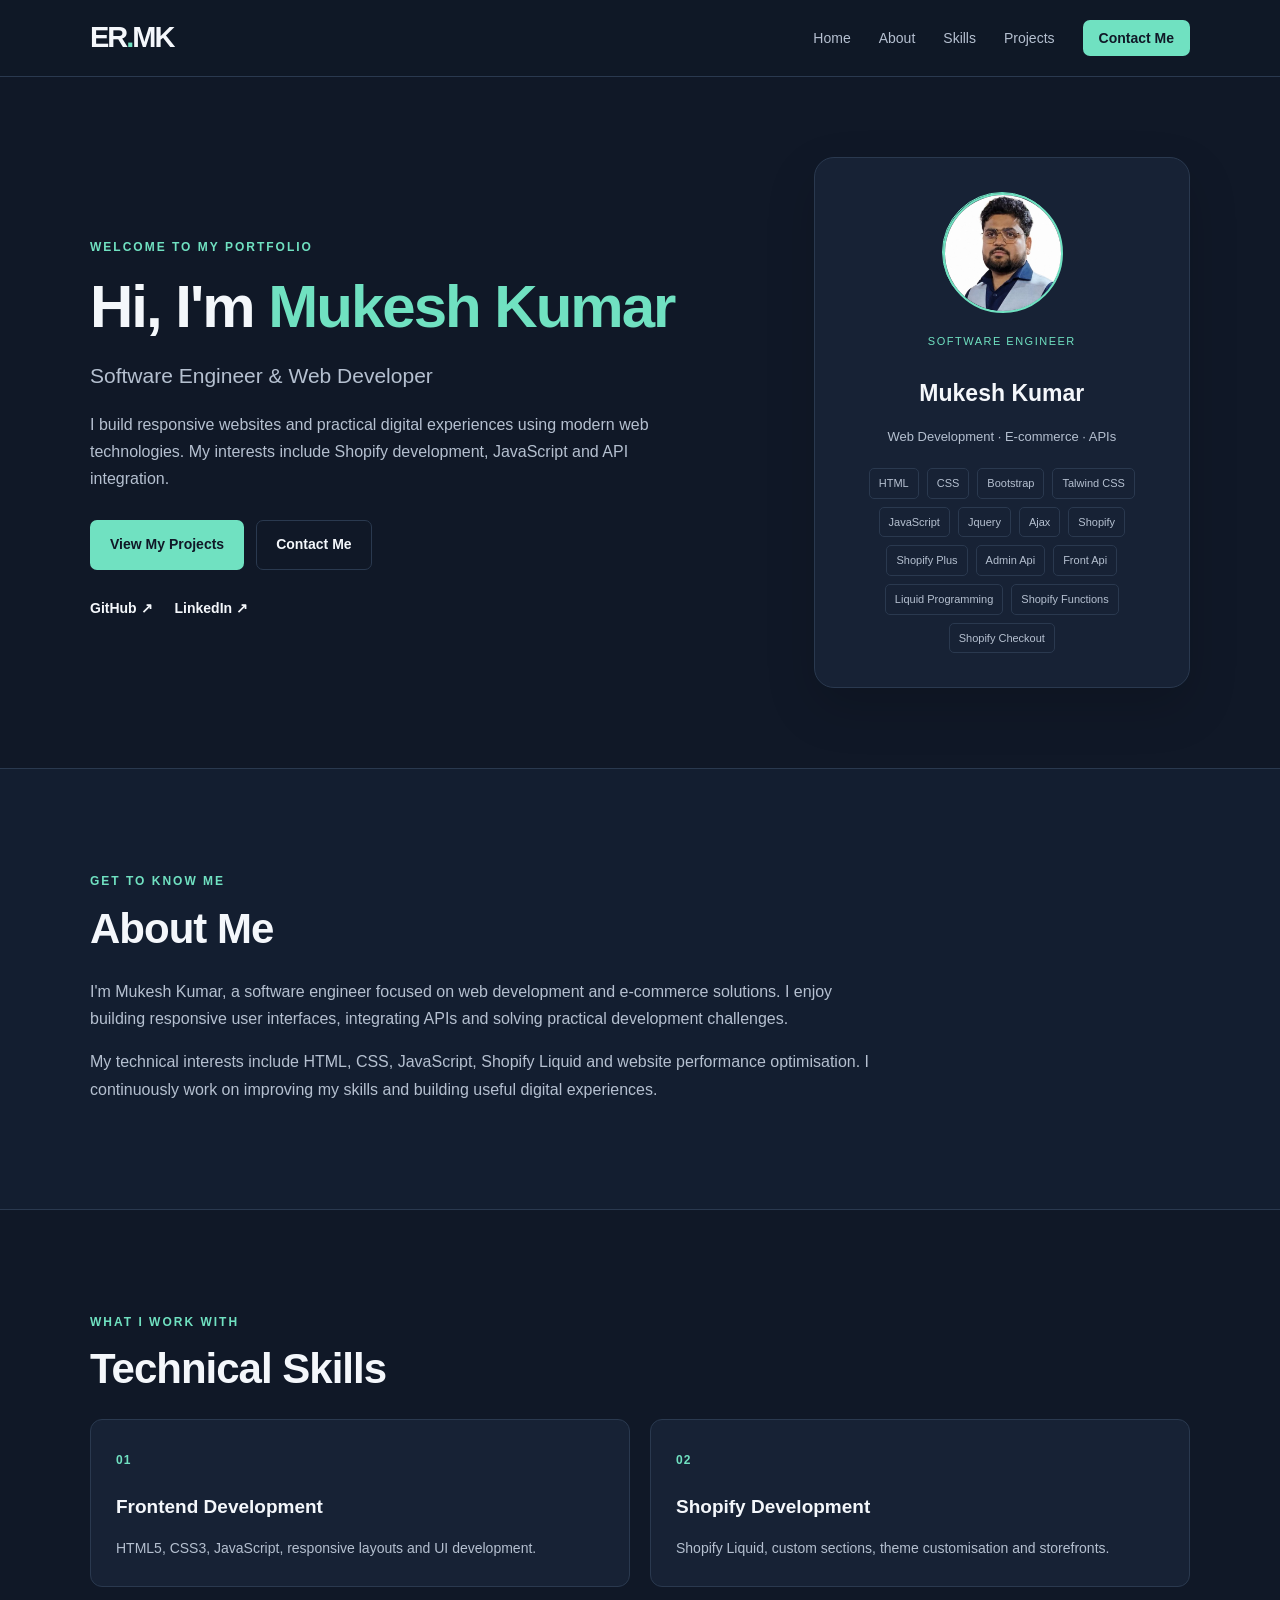
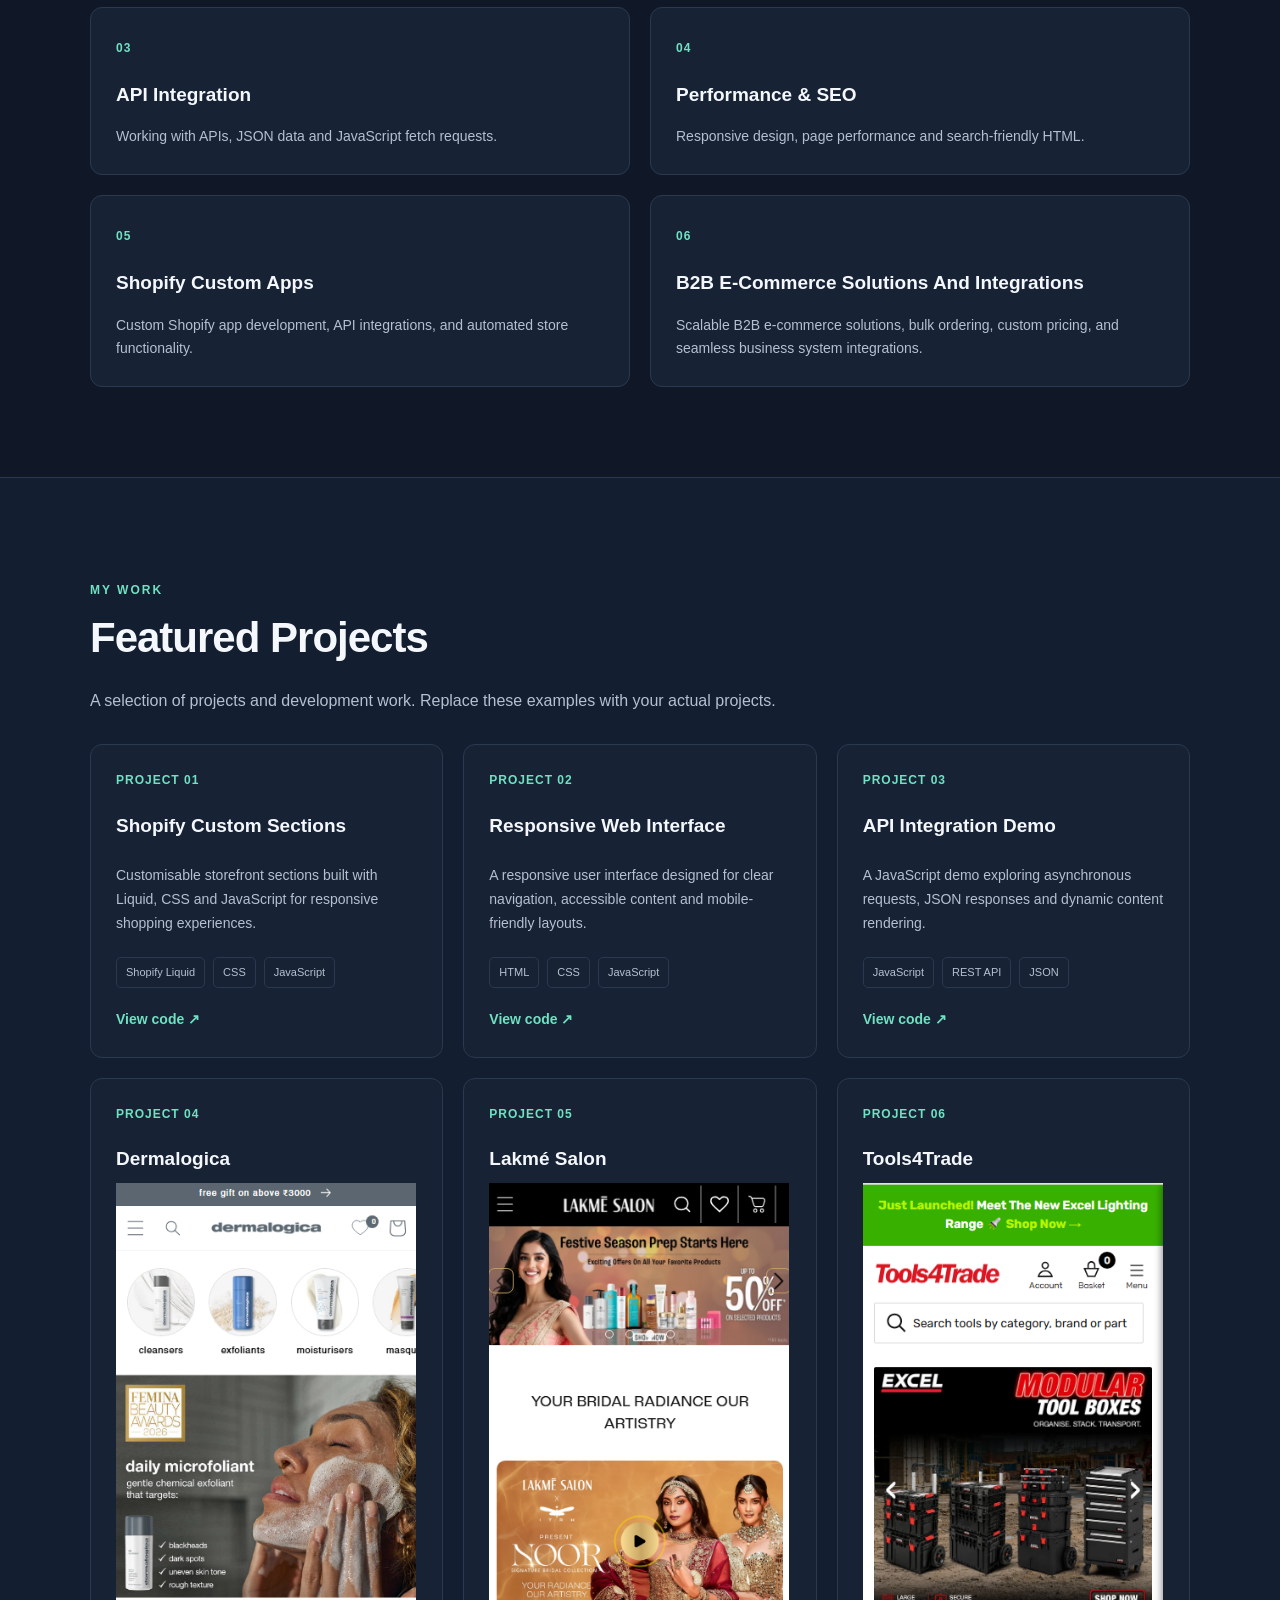
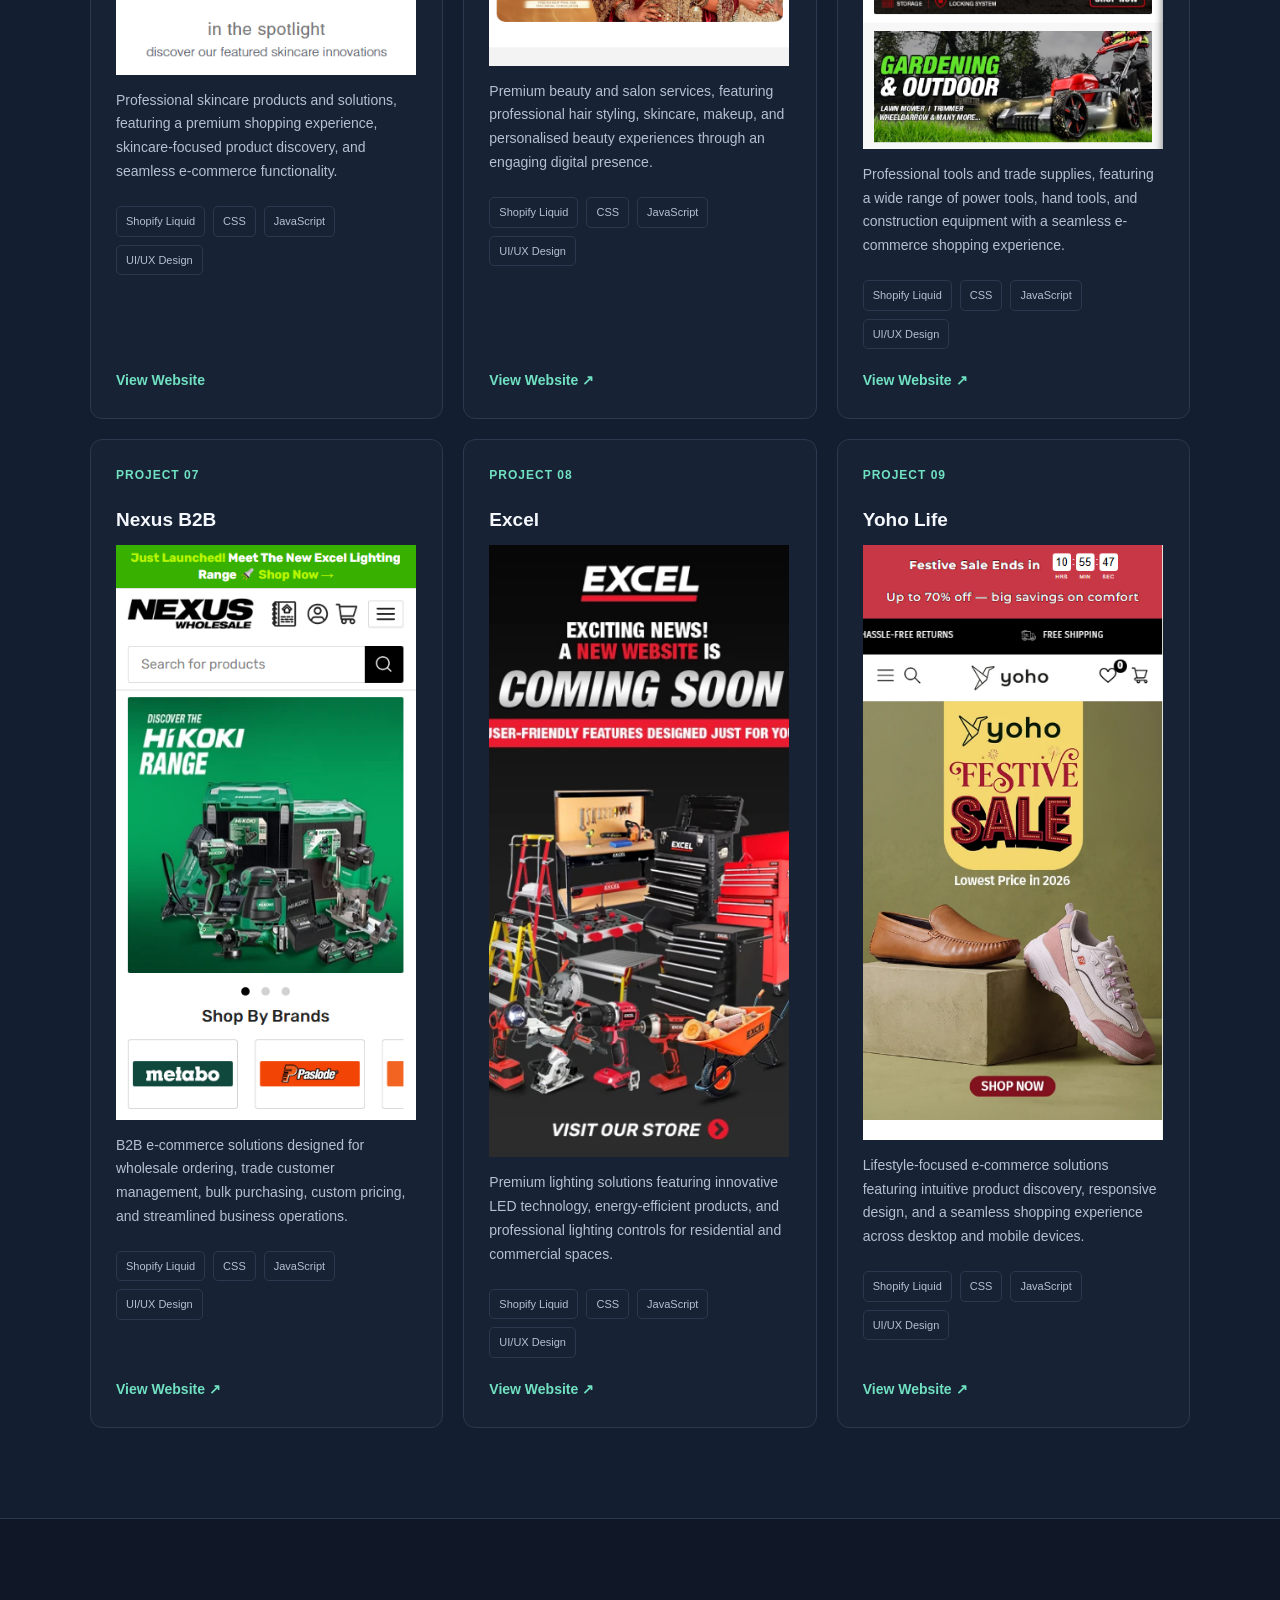
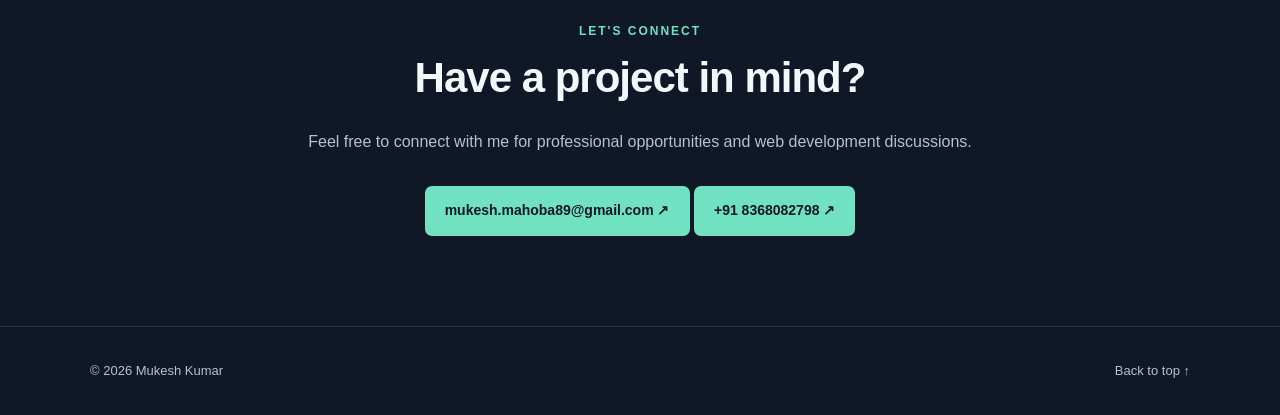
<file: index.html>
<!DOCTYPE html>
<html lang="en">
<head>
  <meta charset="UTF-8">
  <meta name="viewport" content="width=device-width, initial-scale=1.0">

  <title>Mukesh Kumar | Software Engineer</title>
  <meta name="description" content="Mukesh Kumar's professional portfolio showcasing software development, Shopify development, JavaScript, responsive websites and API integration.">
  <meta name="author" content="Mukesh Kumar">
  <meta name="theme-color" content="#101827">

  <meta property="og:title" content="Mukesh Kumar | Software Engineer">
  <meta property="og:description" content="Explore my software engineering and web development portfolio.">
  <meta property="og:type" content="website">
  <meta property="og:image" content="https://developer-mukesh-kumar.github.io/mukesh-portfolio/profile.jpg">
  <script type="application/ld+json">
  {
    "@context": "https://schema.org",
    "@type": "Person",
    "name": "Mukesh Kumar",
    "jobTitle": "Software Engineer",
    "url": "https://developer-mukesh-kumar.github.io/mukesh-portfolio/",
    "image": "https://developer-mukesh-kumar.github.io/mukesh-portfolio/profile.jpg",
    "sameAs": [
      "https://www.linkedin.com/in/mukesh-kumar-88709719b?utm_source=share_via&utm_content=profile",
      "https://github.com/Developer-Mukesh-Kumar"
    ]
  }
  </script>
  <link rel="stylesheet" href="style.css">
  <script src="script.js" defer></script>
</head>

<body>
  <header class="header">
    <nav class="navbar container" aria-label="Main navigation">
      <a class="logo" href="#home">ER<span>.</span>MK</a>

      <button class="menu-toggle" id="menuToggle"
        aria-label="Open navigation menu"
        aria-expanded="false"
        aria-controls="navLinks">
        ☰
      </button>

      <ul class="nav-links" id="navLinks">
        <li><a href="#home">Home</a></li>
        <li><a href="#about">About</a></li>
        <li><a href="#skills">Skills</a></li>
        <li><a href="#projects">Projects</a></li>
        <li><a href="#contact" class="nav-cta">Contact Me</a></li>
      </ul>
    </nav>
  </header>

  <main>
    <section class="hero container" id="home">
      <div class="hero-content">
        <p class="eyebrow">WELCOME TO MY PORTFOLIO</p>

        <h1>Hi, I'm <span>Mukesh Kumar</span></h1>

        <h2>Software Engineer &amp; Web Developer</h2>

        <p class="hero-description">
          I build responsive websites and practical digital experiences
          using modern web technologies. My interests include Shopify
          development, JavaScript and API integration.
        </p>

        <div class="hero-buttons">
          <a class="button button-primary" href="#projects">
            View My Projects
          </a>
          <a class="button button-outline" href="#contact">
            Contact Me
          </a>
        </div>

        <div class="social-links">
          <a href="https://github.com/Developer-Mukesh-Kumar"
             target="_blank" rel="noopener noreferrer">
            GitHub ↗
          </a>
          <a href="https://www.linkedin.com/in/mukesh-kumar-88709719b?utm_source=share_via&utm_content=profile"
             target="_blank" rel="noopener noreferrer">
            LinkedIn ↗
          </a>
        </div>
      </div>

      <div class="hero-card">
        <div class="avatar">
          <img
            class="profile-photo"
            src="profile.jpg"
            alt="Mukesh Kumar - Software Engineer"
            width="120"
            height="120"
          >
        </div>
        <p class="availability">SOFTWARE ENGINEER</p>
        <h3>Mukesh Kumar</h3>
        <p>Web Development · E-commerce · APIs</p>
        <div class="hero-tags">
          <span>HTML</span>
          <span>CSS</span>
          <span>Bootstrap</span>
          <span>Talwind CSS</span>
          <span>JavaScript</span>
          <span>Jquery</span>
          <span>Ajax</span>
          <span>Shopify</span>
          <span>Shopify Plus</span>
          <span>Admin Api</span>
          <span>Front Api</span>
          <span>Liquid Programming</span>
          <span>Shopify Functions</span>
          <span>Shopify Checkout</span>
        </div>
      </div>
    </section>

    <section class="section section-alt" id="about">
      <div class="container">
        <p class="eyebrow">GET TO KNOW ME</p>
        <h2 class="section-title">About Me</h2>

        <div class="about-content">
          <p>
            I'm Mukesh Kumar, a software engineer focused on web
            development and e-commerce solutions. I enjoy building
            responsive user interfaces, integrating APIs and solving
            practical development challenges.
          </p>
          <p>
            My technical interests include HTML, CSS, JavaScript,
            Shopify Liquid and website performance optimisation.
            I continuously work on improving my skills and building
            useful digital experiences.
          </p>
        </div>
      </div>
    </section>

    <section class="section container" id="skills">
      <p class="eyebrow">WHAT I WORK WITH</p>
      <h2 class="section-title">Technical Skills</h2>

      <div class="skills-grid">
        <article class="skill-card">
          <span class="skill-icon">01</span>
          <h3>Frontend Development</h3>
          <p>HTML5, CSS3, JavaScript, responsive layouts and UI development.</p>
        </article>

        <article class="skill-card">
          <span class="skill-icon">02</span>
          <h3>Shopify Development</h3>
          <p>Shopify Liquid, custom sections, theme customisation and storefronts.</p>
        </article>

        <article class="skill-card">
          <span class="skill-icon">03</span>
          <h3>API Integration</h3>
          <p>Working with APIs, JSON data and JavaScript fetch requests.</p>
        </article>

        <article class="skill-card">
          <span class="skill-icon">04</span>
          <h3>Performance &amp; SEO</h3>
          <p>Responsive design, page performance and search-friendly HTML.</p>
        </article>

        <article class="skill-card">
        <span class="skill-icon">05</span>
        <h3>Shopify Custom Apps</h3>
        <p>Custom Shopify app development, API integrations, and automated store functionality.</p>
      </article>
      
      <article class="skill-card">
        <span class="skill-icon">06</span>
        <h3>B2B E-Commerce Solutions And Integrations</h3>
        <p>Scalable B2B e-commerce solutions, bulk ordering, custom pricing, and seamless business system integrations.</p>
      </article>
        
      </div>
    </section>

    <section class="section section-alt" id="projects">
      <div class="container">
        <p class="eyebrow">MY WORK</p>
        <h2 class="section-title">Featured Projects</h2>
        <p class="section-intro">
          A selection of projects and development work.
          Replace these examples with your actual projects.
        </p>

        <div class="projects-grid">
          <article class="project-card">
            <div class="project-number">PROJECT 01</div>
            <h3>Shopify Custom Sections</h3>
            <p>
              Customisable storefront sections built with Liquid,
              CSS and JavaScript for responsive shopping experiences.
            </p>
            <div class="project-tags">
              <span>Shopify Liquid</span>
              <span>CSS</span>
              <span>JavaScript</span>
            </div>
            <a href="https://github.com/Developer-Mukesh-Kumar?tab=repositories"
               target="_blank" rel="noopener noreferrer">
              View code ↗
            </a>
          </article>

          <article class="project-card">
            <div class="project-number">PROJECT 02</div>
            <h3>Responsive Web Interface</h3>
            <p>
              A responsive user interface designed for clear navigation,
              accessible content and mobile-friendly layouts.
            </p>
            <div class="project-tags">
              <span>HTML</span>
              <span>CSS</span>
              <span>JavaScript</span>
            </div>
            <a href="https://github.com/Developer-Mukesh-Kumar?tab=repositories"
               target="_blank" rel="noopener noreferrer">
              View code ↗
            </a>
          </article>

          <article class="project-card">
            <div class="project-number">PROJECT 03</div>
            <h3>API Integration Demo</h3>
            <p>
              A JavaScript demo exploring asynchronous requests,
              JSON responses and dynamic content rendering.
            </p>
            <div class="project-tags">
              <span>JavaScript</span>
              <span>REST API</span>
              <span>JSON</span>
            </div>
            <a href="https://github.com/Developer-Mukesh-Kumar?tab=repositories"
               target="_blank" rel="noopener noreferrer">
              View code ↗
            </a>
          </article>
          <article class="project-card">
            <div class="project-number">PROJECT 04</div>
            <h3>Dermalogica</h3>
            <img src="dermalogica.png" alt="Dermalogica Project Screenshot" width="300" height="auto">
            <p>
              Professional skincare products and solutions, featuring a premium shopping
              experience, skincare-focused product discovery, and seamless e-commerce functionality.
            </p>
            <div class="project-tags">
             <span>Shopify Liquid</span>
              <span>CSS</span>
              <span>JavaScript</span>
              <span>UI/UX Design</span>
              </div>
            <a href="https://www.dermalogica.in"
               target="_blank" rel="noopener noreferrer">
              View Website
            </a>
          </article>

          <article class="project-card">
            <div class="project-number">PROJECT 05</div>
            <h3>Lakmé Salon</h3>
            <img src="lakmesalon.png" alt="Lakmé Salon Project Screenshot" width="300" height="auto">    
            <p>
              Premium beauty and salon services, featuring professional hair styling,
              skincare, makeup, and personalised beauty experiences through an engaging digital presence.
            </p>
            <div class="project-tags">
             <span>Shopify Liquid</span>
              <span>CSS</span>
              <span>JavaScript</span>
              <span>UI/UX Design</span>
            </div>
            <a href="www.lakmesalon.in"
               target="_blank" rel="noopener noreferrer">
              View Website ↗
            </a>
          </article>

          <article class="project-card">
            <div class="project-number">PROJECT 06</div>
            <h3>Tools4Trade</h3>
            <img src="tools4trade.png" alt="Tools4Trade Project Screenshot" width="300" height="auto">   
              <p>
                Professional tools and trade supplies, featuring a wide range of power tools,
                hand tools, and construction equipment with a seamless e-commerce shopping experience.
              </p>
            <div class="project-tags">
              <span>Shopify Liquid</span>
              <span>CSS</span>
              <span>JavaScript</span>
              <span>UI/UX Design</span>            </div>
            <a href="www.tools4trade.co.uk"
               target="_blank" rel="noopener noreferrer">
              View Website ↗
            </a>
          </article>

          <article class="project-card">
            <div class="project-number">PROJECT 07</div>
            <h3>Nexus B2B</h3>
            <img src="nexusb2b.png" alt="Nexus B2B Project Screenshot" width="300" height="auto">
            <p>
              B2B e-commerce solutions designed for wholesale ordering, trade customer
              management, bulk purchasing, custom pricing, and streamlined business operations.
            </p>
            <div class="project-tags">
             <span>Shopify Liquid</span>
              <span>CSS</span>
              <span>JavaScript</span>
              <span>UI/UX Design</span>
            </div>
            <a href="https://www.nexuswholesale.uk/"
               target="_blank" rel="noopener noreferrer">
              View Website ↗
            </a>
          </article>

          <article class="project-card">
            <div class="project-number">PROJECT 08</div>
            <h3>Excel</h3>
            <img src="Excel.png" alt="Excel Project Screenshot" width="300" height="auto">
            <p>
              Premium lighting solutions featuring innovative LED technology, energy-efficient
              products, and professional lighting controls for residential and commercial spaces.
            </p>
            <div class="project-tags">
             <span>Shopify Liquid</span>
              <span>CSS</span>
              <span>JavaScript</span>
              <span>UI/UX Design</span>
            </div>
            <a href="https://exceltools.co.uk/"
               target="_blank" rel="noopener noreferrer">
              View Website ↗
            </a>
          </article>

          <article class="project-card">
            <div class="project-number">PROJECT 09</div>
            <h3>Yoho Life</h3>
            <img src="yoholife.png" alt="Yoho Life Project Screenshot" width="300" height="auto">
              <p>
                Lifestyle-focused e-commerce solutions featuring intuitive product discovery,
                responsive design, and a seamless shopping experience across desktop and mobile devices.
              </p>
            <div class="project-tags">
              <span>Shopify Liquid</span>
              <span>CSS</span>
              <span>JavaScript</span>
              <span>UI/UX Design</span>
            </div>
            <a href="https://yoholife.in/"
               target="_blank" rel="noopener noreferrer">
              View Website ↗
            </a>
          </article>
        </div>
      </div>
    </section>

    <section class="section contact-section" id="contact">
      <div class="container contact-content">
        <p class="eyebrow">LET'S CONNECT</p>
        <h2 class="section-title">Have a project in mind?</h2>
        <p>
          Feel free to connect with me for professional opportunities
          and web development discussions.
        </p>
        <!-- Replace this email with your real professional email. -->
        <a class="button button-primary"
           href="mailto:mukesh.mahoba89@gmail.com">
           mukesh.mahoba89@gmail.com ↗
        </a>
        <a class="button button-primary"
           href="+91 8368082798">
          +91 8368082798 ↗
        </a>
      </div>
    </section>
  </main>

  <footer class="footer">
    <div class="container footer-content">
      <p>© <span id="currentYear"></span> Mukesh Kumar</p>
      <a href="#home">Back to top ↑</a>
    </div>
  </footer>
</body>
</html>
</file>
<file: style.css>
:root {
  --bg: #101827;
  --surface: #172235;
  --text: #f4f7fb;
  --muted: #b5c0d0;
  --accent: #70e1c1;
  --border: #2a394f;
  --container: 1100px;
}

* {
  box-sizing: border-box;
}

html {
  scroll-behavior: smooth;
  scroll-padding-top: 85px;
}

body {
  margin: 0;
  font-family: Arial, Helvetica, sans-serif;
  background: var(--bg);
  color: var(--text);
  line-height: 1.7;
}

a {
  color: inherit;
  text-decoration: none;
}

button,
a {
  -webkit-tap-highlight-color: transparent;
}

a:focus-visible,
button:focus-visible {
  outline: 2px solid var(--accent);
  outline-offset: 4px;
}

.container {
  width: min(var(--container), calc(100% - 40px));
  margin-inline: auto;
}

.header {
  position: sticky;
  top: 0;
  z-index: 10;
  background: rgba(16, 24, 39, 0.96);
  border-bottom: 1px solid var(--border);
}

.navbar {
  min-height: 76px;
  display: flex;
  align-items: center;
  justify-content: space-between;
}

.logo {
  font-size: 29px;
  font-weight: 800;
  letter-spacing: -2px;
}

.logo span,
.hero h1 span {
  color: var(--accent);
}

.nav-links {
  display: flex;
  align-items: center;
  gap: 28px;
  list-style: none;
  padding: 0;
  margin: 0;
}

.nav-links a {
  color: var(--muted);
  font-size: 14px;
}

.nav-links a:hover,
.social-links a:hover {
  /* color: var(--accent); */
}

.nav-links .nav-cta {
  padding: 10px 16px;
  color: var(--bg);
  background: var(--accent);
  border-radius: 7px;
  font-weight: 700;
}

.menu-toggle {
  display: none;
  background: transparent;
  border: 1px solid var(--border);
  color: var(--text);
  border-radius: 7px;
  padding: 7px 11px;
  font-size: 23px;
  cursor: pointer;
}

.hero {
  min-height: 590px;
  display: grid;
  grid-template-columns: 1.4fr 0.8fr;
  align-items: center;
  gap: 65px;
  padding-block: 80px;
}

.eyebrow {
  color: var(--accent);
  font-size: 12px;
  font-weight: 700;
  letter-spacing: 2px;
}
.profile-photo {
  display: block;
  width: 120px;
  height: 120px;
  margin: 0 auto 20px;
  border-radius: 50%;
  object-fit: cover;
  object-position: center;
  border: 2px solid var(--accent);
}

.hero h1 {
  font-size: clamp(36px, 5vw, 60px);
  line-height: 1.12;
  letter-spacing: -2px;
  margin: 16px 0;
}

.hero h2 {
  font-size: 21px;
  color: var(--muted);
  font-weight: 500;
}

.hero-description,
.about-content p,
.project-card p,
.contact-content > p:not(.eyebrow) {
  color: var(--muted);
}

.hero-description {
  max-width: 580px;
}

.hero-buttons {
  display: flex;
  flex-wrap: wrap;
  gap: 12px;
  margin-top: 28px;
}

.button {
  display: inline-flex;
  align-items: center;
  justify-content: center;
  padding: 12px 19px;
  border: 1px solid transparent;
  border-radius: 7px;
  font-size: 14px;
  font-weight: 700;
  transition: transform 0.2s ease, background 0.2s ease;
}

.button:hover {
  transform: translateY(-2px);
}

.button-primary {
  color: var(--bg);
  background: var(--accent);
}

.button-outline {
  border-color: var(--border);
}

.social-links {
  display: flex;
  gap: 22px;
  margin-top: 27px;
  font-size: 14px;
  font-weight: 700;
}

.hero-card {
  padding: 34px 22px;
  text-align: center;
  background: var(--surface);
  border: 1px solid var(--border);
  border-radius: 20px;
  box-shadow: 0 20px 50px rgba(0, 0, 0, 0.15);
}

.avatar {
  display: grid;
  place-items: center;
  width: 120px;
  height: 120px;
  margin: 0 auto 20px;
  border: 1px solid var(--accent);
  border-radius: 50%;
  color: var(--accent);
  background: var(--bg);
  font-size: 37px;
  font-weight: 800;
}

.availability {
  color: var(--accent);
  font-size: 11px;
  letter-spacing: 1.5px;
}

.hero-card h3 {
  margin-bottom: 5px;
  font-size: 23px;
}

.hero-card > p:last-of-type {
  color: var(--muted);
  font-size: 13px;
}

.hero-tags,
.project-tags {
  display: flex;
  flex-wrap: wrap;
  justify-content: center;
  gap: 8px;
  margin-top: 20px;
}

.hero-tags span,
.project-tags span {
  padding: 5px 9px;
  border: 1px solid var(--border);
  border-radius: 5px;
  color: var(--muted);
  font-size: 11px;
}

.section {
  padding-block: 90px;
}

.section-alt {
  background: #131e30;
  border-block: 1px solid var(--border);
}

.section-title {
  margin: 8px 0 24px;
  font-size: clamp(30px, 4vw, 42px);
  line-height: 1.2;
  letter-spacing: -1px;
}

.about-content {
  max-width: 780px;
}

.skills-grid,
.projects-grid {
  display: grid;
  grid-template-columns: repeat(2, minmax(0, 1fr));
  gap: 20px;
}

.skill-card,
.project-card {
  padding: 25px;
  border: 1px solid var(--border);
  border-radius: 12px;
  background: var(--surface);
}

.skill-icon,
.project-number {
  color: var(--accent);
  font-size: 12px;
  font-weight: 700;
  letter-spacing: 1px;
}

.skill-card h3,
.project-card h3 {
  margin-bottom: 8px;
  font-size: 19px;
}

.skill-card p {
  margin-bottom: 0;
  color: var(--muted);
  font-size: 14px;
}

.section-intro {
  color: var(--muted);
  margin-bottom: 30px;
}

.projects-grid {
  grid-template-columns: repeat(3, minmax(0, 1fr));
}

.project-card {
  display: flex;
  flex-direction: column;
  align-items: flex-start;
}

.project-card p {
  font-size: 14px;
}

.project-tags {
  justify-content: flex-start;
  margin: 8px 0 20px;
}

.project-card > a {
  margin-top: auto;
  color: var(--accent);
  font-size: 14px;
  font-weight: 700;
}

.contact-content {
  max-width: 700px;
  text-align: center;
}

.contact-content .button {
  margin-top: 15px;
}

.footer {
  border-top: 1px solid var(--border);
}

.footer-content {
  display: flex;
  justify-content: space-between;
  align-items: center;
  gap: 20px;
  padding-block: 20px;
  color: var(--muted);
  font-size: 13px;
}

.footer-content a:hover {
  color: var(--accent);
}

@media (max-width: 800px) {
  .menu-toggle {
    display: block;
  }

  .nav-links {
    display: none;
    position: absolute;
    top: 76px;
    left: 0;
    right: 0;
    flex-direction: column;
    align-items: stretch;
    gap: 0;
    padding: 12px 20px 20px;
    background: var(--bg);
    border-bottom: 1px solid var(--border);
  }

  .nav-links.open {
    display: flex;
  }

  .nav-links a {
    display: block;
    padding: 12px;
  }

  .nav-links .nav-cta {
    text-align: center;
  }

  .hero {
    grid-template-columns: 1fr;
    gap: 35px;
    padding-block: 60px;
  }

  .hero-card {
    max-width: 450px;
    width: 100%;
    margin-inline: auto;
  }

  .projects-grid {
    grid-template-columns: repeat(2, minmax(0, 1fr));
  }
}

@media (max-width: 540px) {
  .container {
    width: calc(100% - 32px);
  }

  .section {
    padding-block: 65px;
  }

  .skills-grid,
  .projects-grid {
    grid-template-columns: 1fr;
  }

  .hero h1 {
    letter-spacing: -1px;
  }

  .hero h2 {
    font-size: 18px;
  }

  .hero-buttons .button {
    flex: 1;
  }

  .footer-content {
    align-items: flex-start;
    flex-direction: column;
    gap: 5px;
  }
}

@media (prefers-reduced-motion: reduce) {
  html {
    scroll-behavior: auto;
  }

  *,
  *::before,
  *::after {
    transition-duration: 0.01ms !important;
  }
}
</file>
